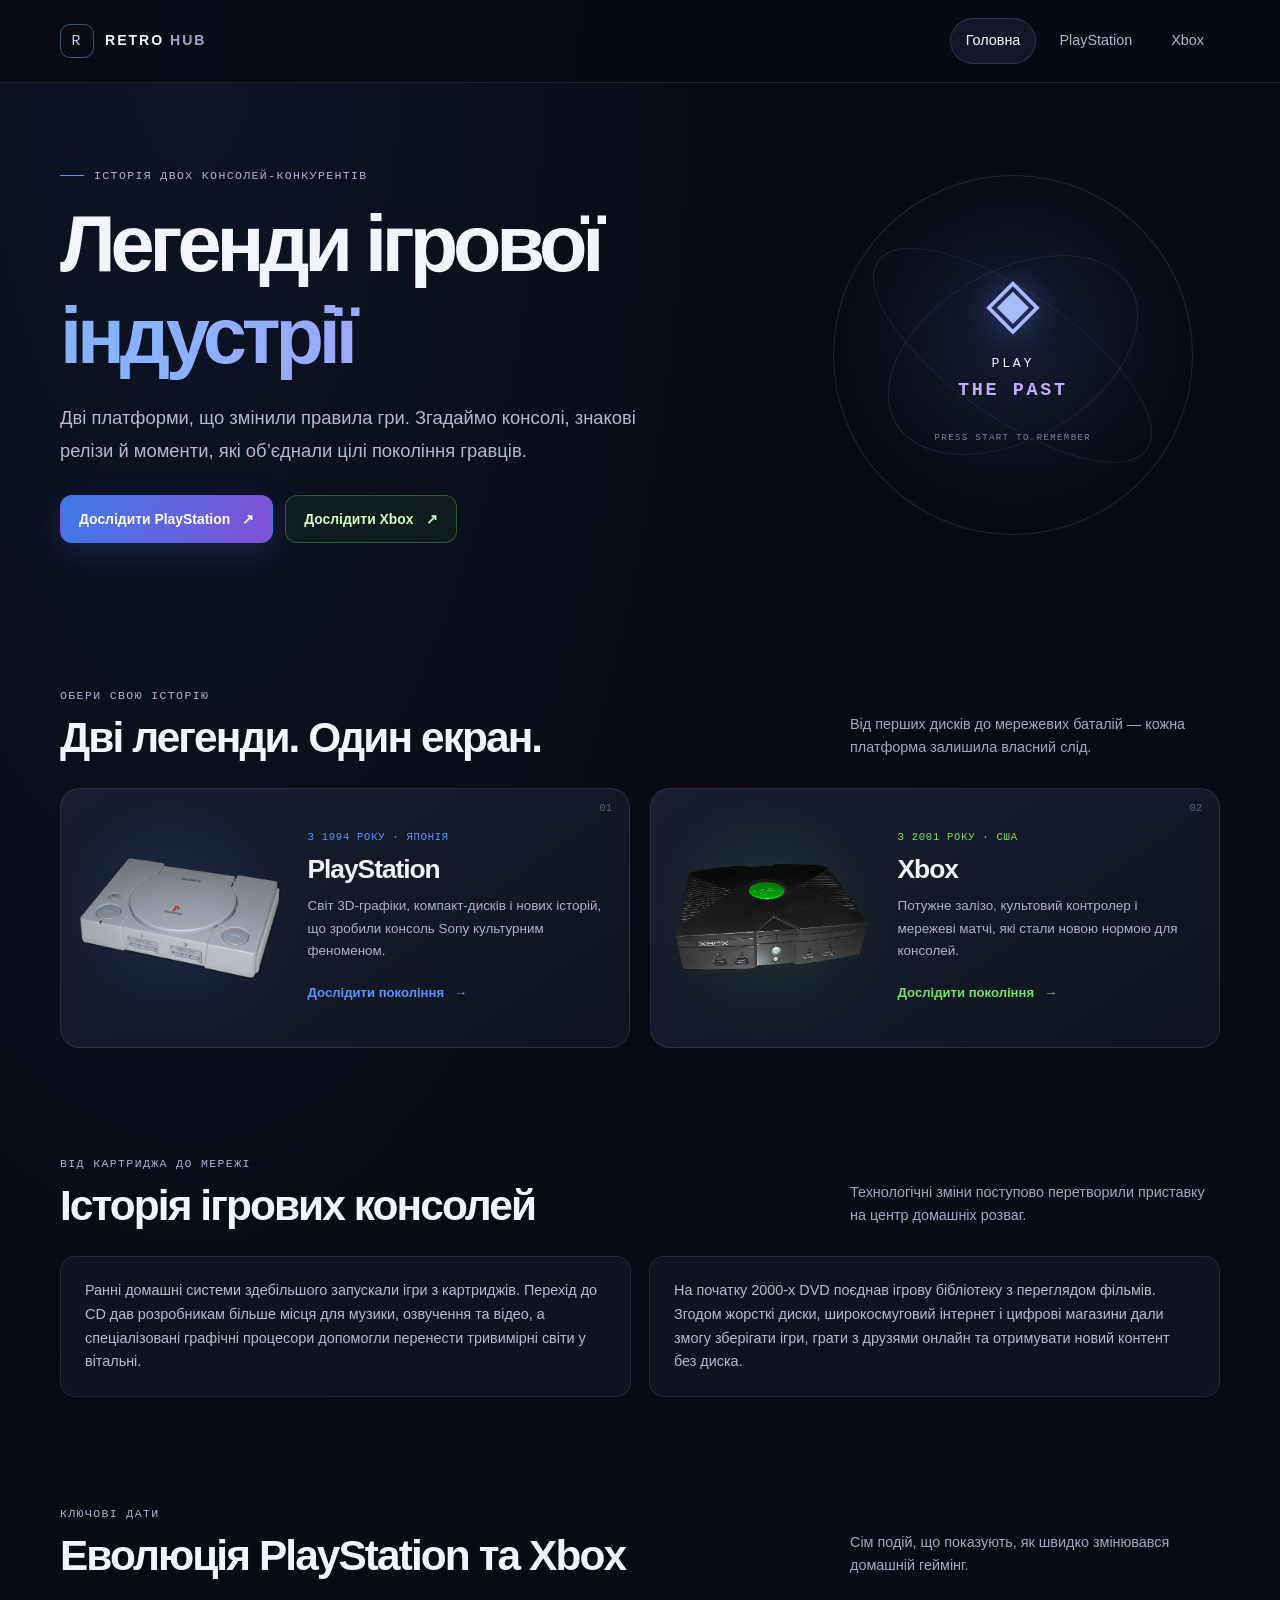
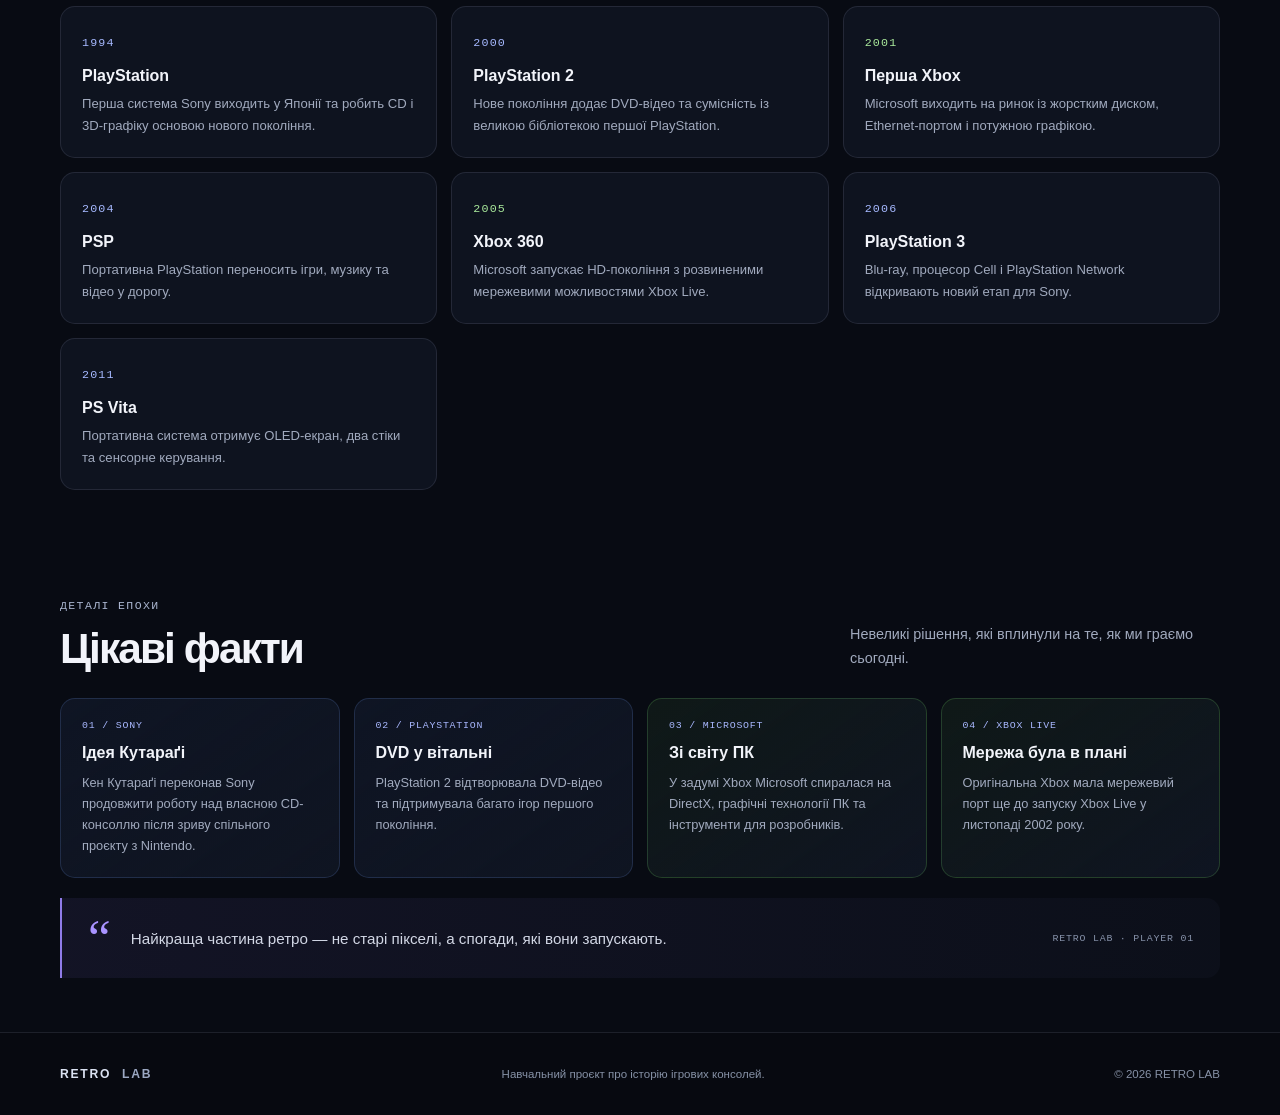
<file: index.html>
﻿<!DOCTYPE html>
<html lang="uk">
<head>
  <meta charset="UTF-8">
  <meta name="viewport" content="width=device-width, initial-scale=1.0">
  <meta name="description" content="RETRO HUB — історія та легендарні консолі PlayStation і Xbox.">
  <title>RETRO HUB — Історія конкурентів в світі доманього геймінгу</title>
  <link rel="stylesheet" href="style.css">
</head>
<body class="home-page">
  <a class="skip-link" href="#main-content">Перейти до вмісту</a>
  <header class="site-header">
    <nav class="site-nav container" aria-label="Головна навігація">
      <a class="brand" href="index.html" aria-label="RETRO HUB — головна"><span class="brand-mark">R</span><span>RETRO <b>HUB</b></span></a>
      <div class="nav-links">
        <a class="nav-link is-active" href="index.html" aria-current="page">Головна</a>
        <a class="nav-link" href="playstation.html">PlayStation</a>
        <a class="nav-link" href="xbox.html">Xbox</a>
      </div>
    </nav>
  </header>
  <main id="main-content">
    <section class="home-hero container" aria-labelledby="home-title"> 
      <div class="hero-copy">
        <p class="eyebrow"><span class="eyebrow-line"></span> Історія двох консолей-конкурентів</p>
        <h1 id="home-title">Легенди ігрової <span>індустрії</span></h1>
        <p class="hero-lead">Дві платформи, що змінили правила гри. Згадаймо консолі, знакові релізи й моменти, які об’єднали цілі покоління гравців.</p>
        <div class="hero-actions">
          <a class="button button-primary" href="playstation.html">Дослідити PlayStation <span aria-hidden="true">↗</span></a>
          <a class="button button-secondary" href="xbox.html">Дослідити Xbox <span aria-hidden="true">↗</span></a>
        </div>
      </div>
      <aside class="hero-stamp" aria-label="Дві легендарні платформи">
        <div class="orbit orbit-one"></div><div class="orbit orbit-two"></div>
        <span class="stamp-symbol" aria-hidden="true">◈</span>
        <p>PLAY<br><strong>THE PAST</strong></p>
        <span class="stamp-caption">PRESS START TO REMEMBER</span>
      </aside>
    </section>

    <section class="platforms-section container" aria-labelledby="platforms-title">
      <div class="section-heading">
        <div><p class="eyebrow">Обери свою історію</p><h2 id="platforms-title">Дві легенди. Один екран.</h2></div>
        <p class="section-intro">Від перших дисків до мережевих баталій — кожна платформа залишила власний слід.</p>
      </div>
      <div class="platform-grid">
        <article class="platform-card platform-playstation">
          <div class="platform-image"><img src="images/ps1.png" alt="Оригінальна консоль PlayStation"></div>
          <div class="platform-content">
            <p class="card-kicker">З 1994 року · Японія</p><h3>PlayStation</h3>
            <p>Світ 3D-графіки, компакт-дисків і нових історій, що зробили консоль Sony культурним феноменом.</p>
            <a class="text-link" href="playstation.html">Дослідити покоління <span aria-hidden="true">→</span></a>
          </div>
          <span class="platform-index" aria-hidden="true">01</span>
        </article>
        <article class="platform-card platform-xbox">
          <div class="platform-image"><img src="images/xbox original.png" alt="Оригінальна консоль Xbox"></div>
          <div class="platform-content">
            <p class="card-kicker">З 2001 року · США</p><h3>Xbox</h3>
            <p>Потужне залізо, культовий контролер і мережеві матчі, які стали новою нормою для консолей.</p>
            <a class="text-link" href="xbox.html">Дослідити покоління <span aria-hidden="true">→</span></a>
          </div>
          <span class="platform-index" aria-hidden="true">02</span>
        </article>
      </div>
    </section>

    <section class="history-section container" aria-labelledby="history-title">
      <div class="section-heading">
        <div><p class="eyebrow">Від картриджа до мережі</p><h2 id="history-title">Історія ігрових консолей</h2></div>
        <p class="section-intro">Технологічні зміни поступово перетворили приставку на центр домашніх розваг.</p>
      </div>
      <div class="history-prose">
        <p>Ранні домашні системи здебільшого запускали ігри з картриджів. Перехід до CD дав розробникам більше місця для музики, озвучення та відео, а спеціалізовані графічні процесори допомогли перенести тривимірні світи у вітальні.</p>
        <p>На початку 2000-х DVD поєднав ігрову бібліотеку з переглядом фільмів. Згодом жорсткі диски, широкосмуговий інтернет і цифрові магазини дали змогу зберігати ігри, грати з друзями онлайн та отримувати новий контент без диска.</p>
      </div>
    </section>

    <section class="evolution-section container" aria-labelledby="evolution-title">
      <div class="section-heading">
        <div><p class="eyebrow">Ключові дати</p><h2 id="evolution-title">Еволюція PlayStation та Xbox</h2></div>
        <p class="section-intro">Сім подій, що показують, як швидко змінювався домашній геймінг.</p>
      </div>
      <div class="timeline-grid">
        <article class="timeline-card"><span class="timeline-year">1994</span><h3>PlayStation</h3><p>Перша система Sony виходить у Японії та робить CD і 3D-графіку основою нового покоління.</p></article>
        <article class="timeline-card"><span class="timeline-year">2000</span><h3>PlayStation 2</h3><p>Нове покоління додає DVD-відео та сумісність із великою бібліотекою першої PlayStation.</p></article>
        <article class="timeline-card timeline-xbox"><span class="timeline-year">2001</span><h3>Перша Xbox</h3><p>Microsoft виходить на ринок із жорстким диском, Ethernet-портом і потужною графікою.</p></article>
        <article class="timeline-card"><span class="timeline-year">2004</span><h3>PSP</h3><p>Портативна PlayStation переносить ігри, музику та відео у дорогу.</p></article>
        <article class="timeline-card timeline-xbox"><span class="timeline-year">2005</span><h3>Xbox 360</h3><p>Microsoft запускає HD-покоління з розвиненими мережевими можливостями Xbox Live.</p></article>
        <article class="timeline-card"><span class="timeline-year">2006</span><h3>PlayStation 3</h3><p>Blu-ray, процесор Cell і PlayStation Network відкривають новий етап для Sony.</p></article>
        <article class="timeline-card"><span class="timeline-year">2011</span><h3>PS Vita</h3><p>Портативна система отримує OLED-екран, два стіки та сенсорне керування.</p></article>
      </div>
    </section>

    <section class="facts-section container" aria-labelledby="facts-title">
      <div class="section-heading">
        <div><p class="eyebrow">Деталі епохи</p><h2 id="facts-title">Цікаві факти</h2></div>
        <p class="section-intro">Невеликі рішення, які вплинули на те, як ми граємо сьогодні.</p>
      </div>
      <div class="fact-grid">
        <article class="fact-card"><span class="fact-number">01 / SONY</span><h3>Ідея Кутараґі</h3><p>Кен Кутараґі переконав Sony продовжити роботу над власною CD-консоллю після зриву спільного проєкту з Nintendo.</p></article>
        <article class="fact-card"><span class="fact-number">02 / PLAYSTATION</span><h3>DVD у вітальні</h3><p>PlayStation 2 відтворювала DVD-відео та підтримувала багато ігор першого покоління.</p></article>
        <article class="fact-card fact-xbox"><span class="fact-number">03 / MICROSOFT</span><h3>Зі світу ПК</h3><p>У задумі Xbox Microsoft спиралася на DirectX, графічні технології ПК та інструменти для розробників.</p></article>
        <article class="fact-card fact-xbox"><span class="fact-number">04 / XBOX LIVE</span><h3>Мережа була в плані</h3><p>Оригінальна Xbox мала мережевий порт ще до запуску Xbox Live у листопаді 2002 року.</p></article>
      </div>
      <div class="home-quote"><span class="quote-mark" aria-hidden="true">“</span><p>Найкраща частина ретро — не старі пікселі, а спогади, які вони запускають.</p><span class="quote-tag">RETRO LAB · PLAYER 01</span></div>
    </section>
  </main>
  <footer class="site-footer">
    <div class="container footer-inner"><a class="footer-brand" href="index.html">RETRO <b>LAB</b></a><p>Навчальний проєкт про історію ігрових консолей.</p><span>© 2026 RETRO LAB</span></div>
  </footer>
</body>
</html>
</file>
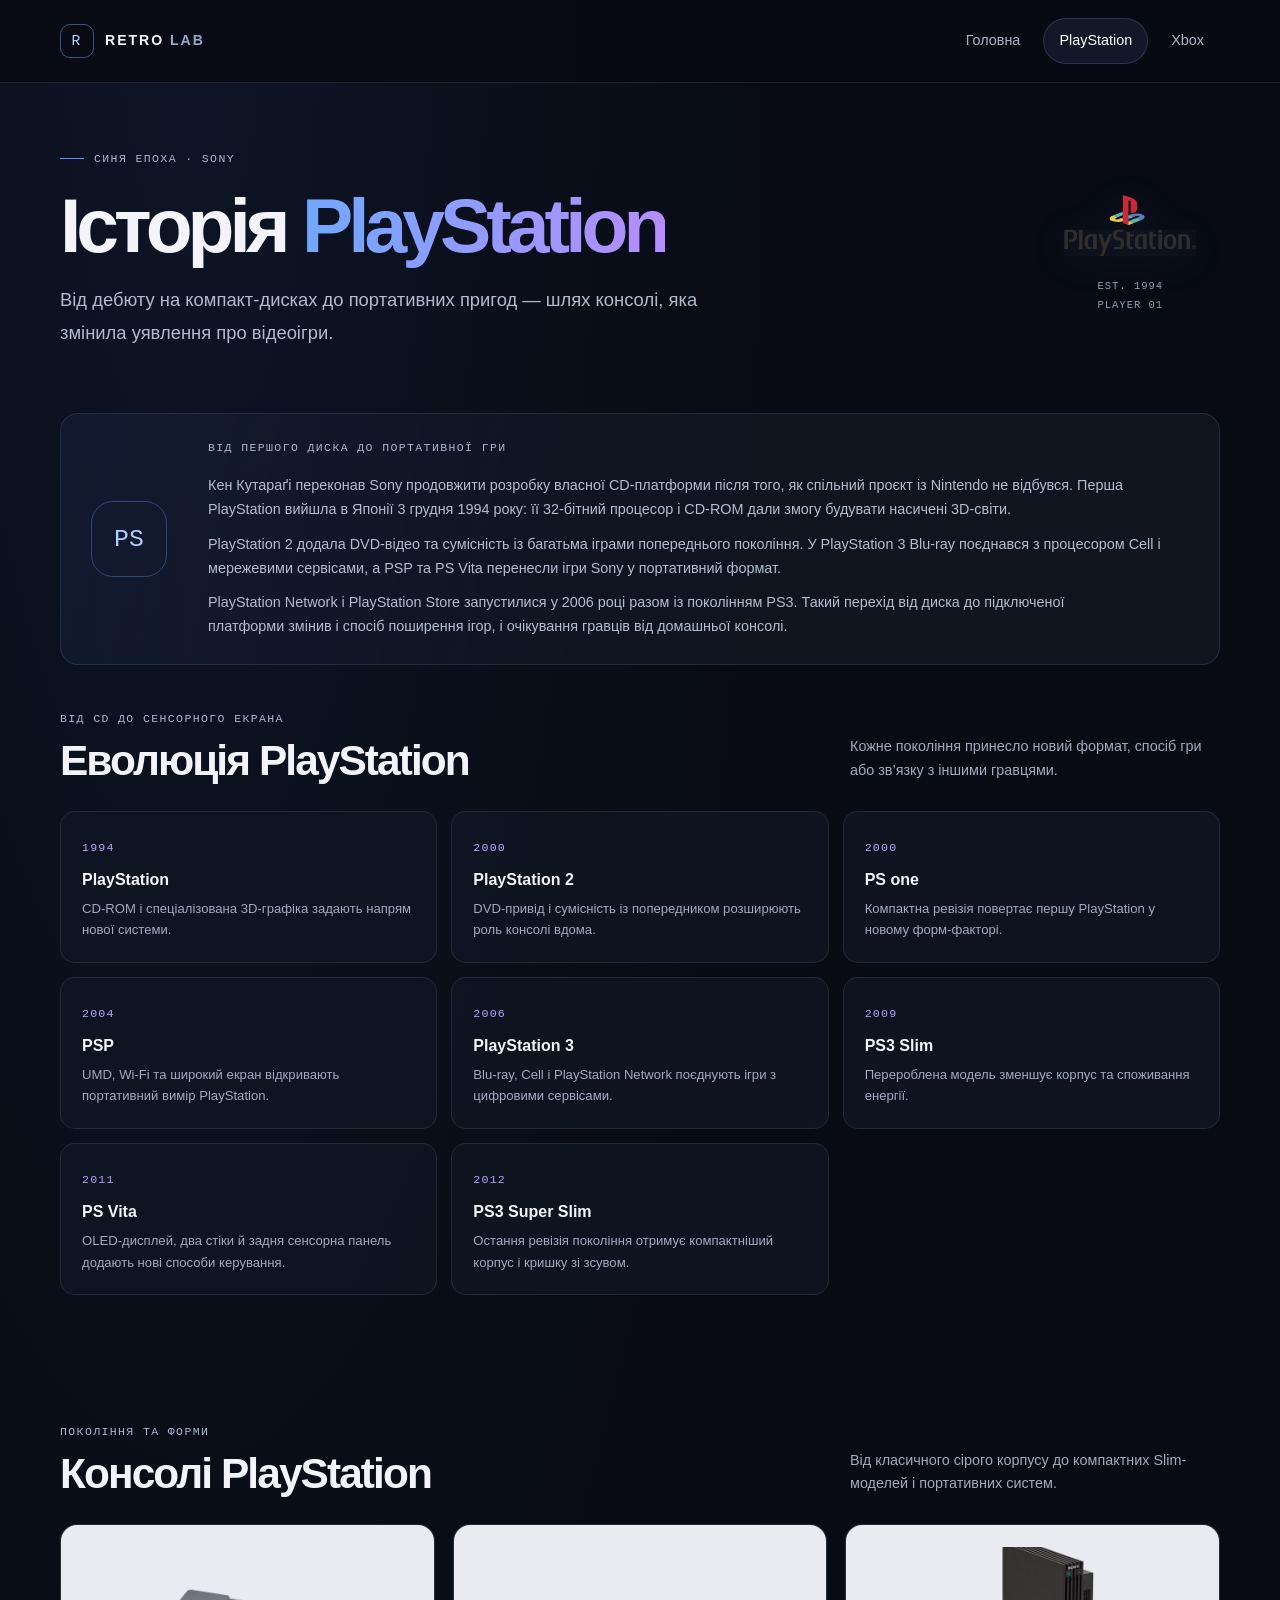
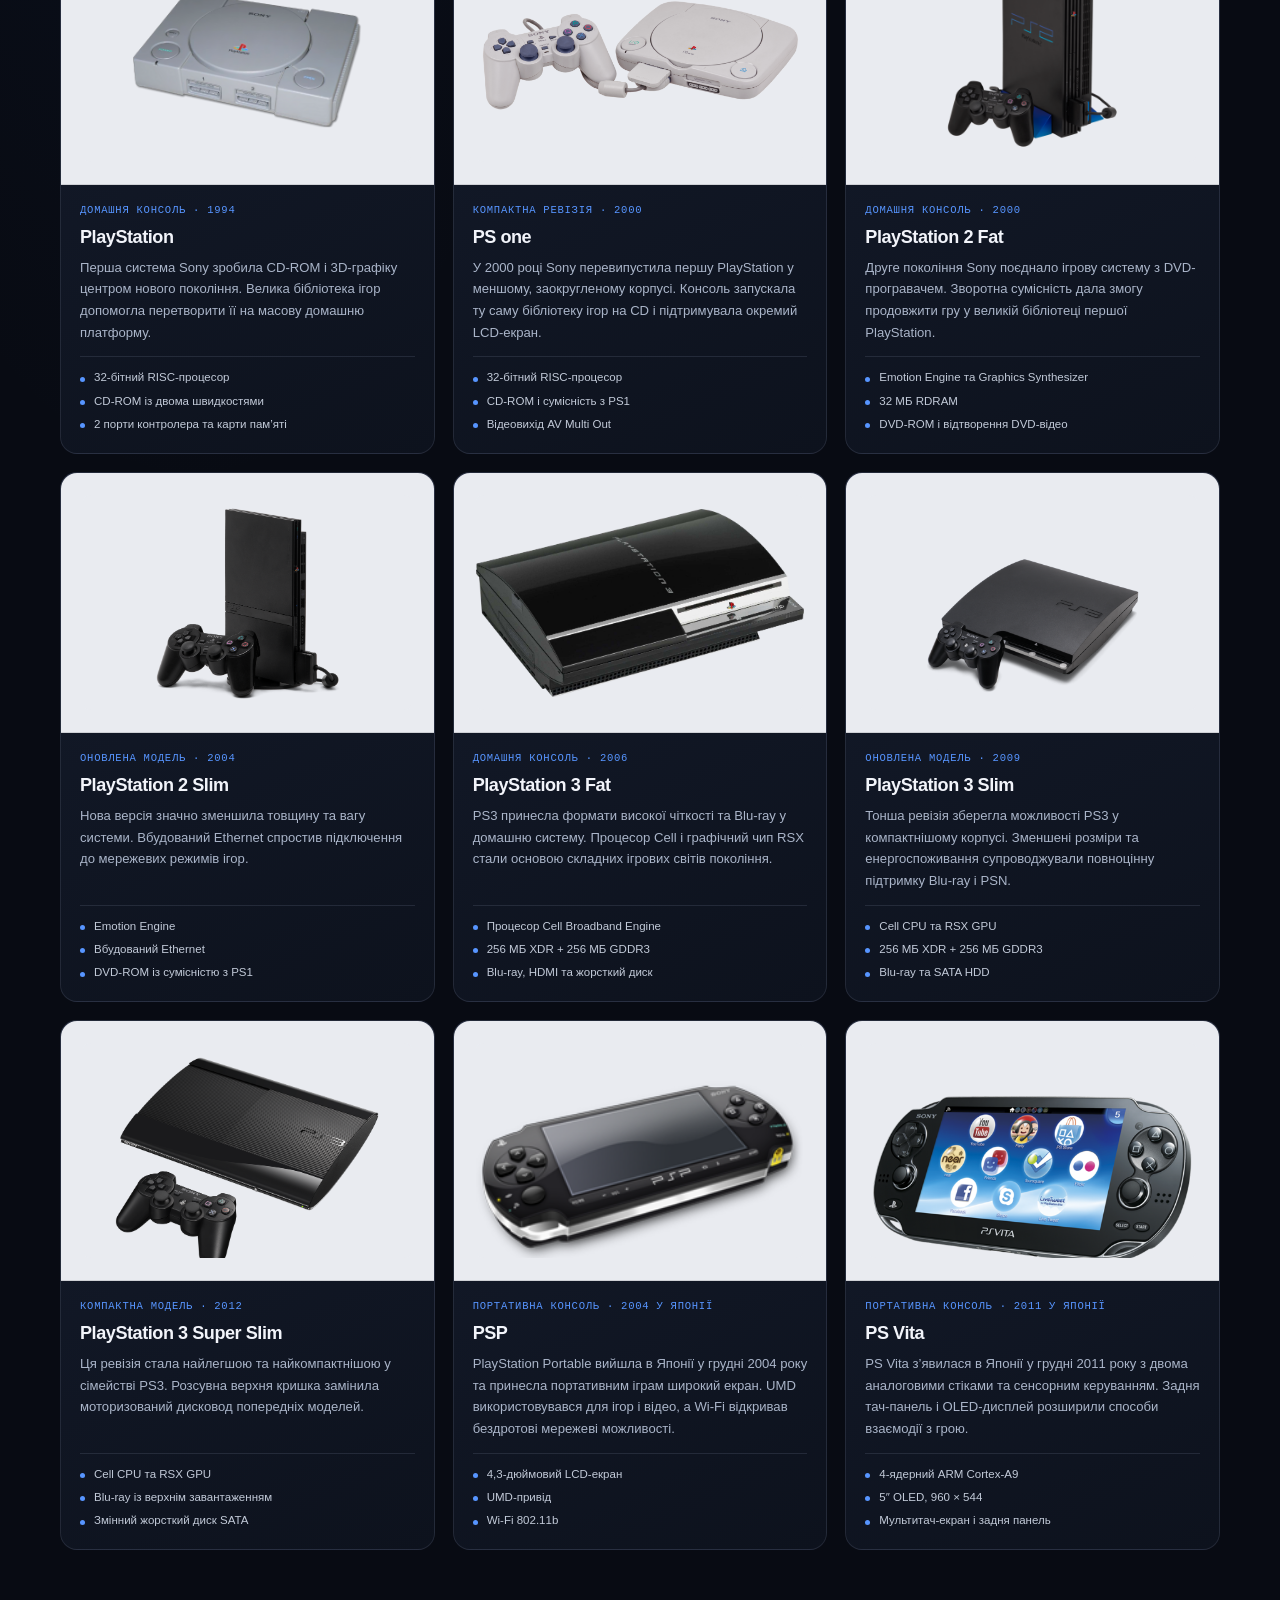
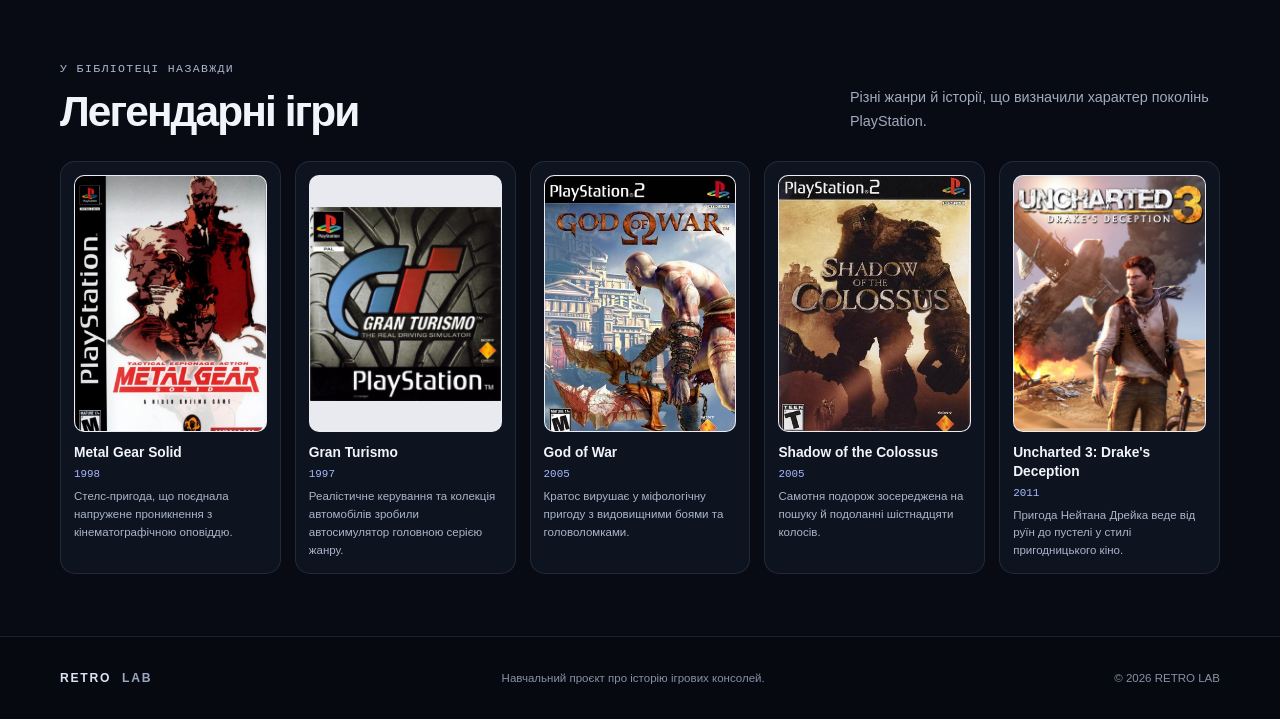
<file: playstation.html>
<!DOCTYPE html>
<html lang="uk">
<head>
  <meta charset="UTF-8">
  <meta name="viewport" content="width=device-width, initial-scale=1.0">
  <meta name="description" content="Історія PlayStation, її домашніх і портативних консолей та легендарних ігор.">
  <title>Історія PlayStation — RETRO LAB</title>
  <link rel="stylesheet" href="style.css">
</head>
<body class="ps-page">
  <a class="skip-link" href="#main-content">Перейти до вмісту</a>
  <header class="site-header">
    <nav class="site-nav container" aria-label="Головна навігація">
      <a class="brand" href="index.html" aria-label="RETRO LAB — головна"><span class="brand-mark">R</span><span>RETRO <b>LAB</b></span></a>
      <div class="nav-links">
        <a class="nav-link" href="index.html">Головна</a>
        <a class="nav-link is-active" href="playstation.html" aria-current="page">PlayStation</a>
        <a class="nav-link" href="xbox.html">Xbox</a>
      </div>
    </nav>
  </header>

  <main id="main-content">
    <section class="page-hero container" aria-labelledby="page-title">
      <div class="page-hero-copy">
        <p class="eyebrow"><span class="eyebrow-line"></span> Синя епоха · Sony</p>
        <h1 id="page-title">Історія <span>PlayStation</span></h1>
        <p class="hero-lead">Від дебюту на компакт-дисках до портативних пригод — шлях консолі, яка змінила уявлення про відеоігри.</p>
      </div>
      <div class="page-hero-aside"><img class="platform-logo" src="images/PlayStation Logo.png" alt="Логотип PlayStation"><span>EST. 1994<br>PLAYER 01</span></div>
    </section>

    <section class="history-band container" aria-labelledby="ps-history-title">
      <div class="history-mark" aria-hidden="true">PS</div>
      <div class="history-copy">
        <p class="eyebrow">Від першого диска до портативної гри</p>
        <h2 id="ps-history-title" class="visually-hidden">Коротка історія PlayStation</h2>
        <p>Кен Кутараґі переконав Sony продовжити розробку власної CD-платформи після того, як спільний проєкт із Nintendo не відбувся. Перша PlayStation вийшла в Японії 3 грудня 1994 року: її 32-бітний процесор і CD-ROM дали змогу будувати насичені 3D-світи.</p>
        <p>PlayStation 2 додала DVD-відео та сумісність із багатьма іграми попереднього покоління. У PlayStation 3 Blu-ray поєднався з процесором Cell і мережевими сервісами, а PSP та PS Vita перенесли ігри Sony у портативний формат.</p>
        <p>PlayStation Network і PlayStation Store запустилися у 2006 році разом із поколінням PS3. Такий перехід від диска до підключеної платформи змінив і спосіб поширення ігор, і очікування гравців від домашньої консолі.</p>
      </div>
    </section>

    <section class="timeline-section container" aria-labelledby="ps-timeline-title">
      <div class="section-heading">
        <div><p class="eyebrow">Від CD до сенсорного екрана</p><h2 id="ps-timeline-title">Еволюція PlayStation</h2></div>
        <p class="section-intro">Кожне покоління принесло новий формат, спосіб гри або зв’язку з іншими гравцями.</p>
      </div>
      <div class="timeline-grid ps-timeline">
        <article class="timeline-card"><span class="timeline-year">1994</span><h3>PlayStation</h3><p>CD-ROM і спеціалізована 3D-графіка задають напрям нової системи.</p></article>
        <article class="timeline-card"><span class="timeline-year">2000</span><h3>PlayStation 2</h3><p>DVD-привід і сумісність із попередником розширюють роль консолі вдома.</p></article>
        <article class="timeline-card"><span class="timeline-year">2000</span><h3>PS one</h3><p>Компактна ревізія повертає першу PlayStation у новому форм-факторі.</p></article>
        <article class="timeline-card"><span class="timeline-year">2004</span><h3>PSP</h3><p>UMD, Wi-Fi та широкий екран відкривають портативний вимір PlayStation.</p></article>
        <article class="timeline-card"><span class="timeline-year">2006</span><h3>PlayStation 3</h3><p>Blu-ray, Cell і PlayStation Network поєднують ігри з цифровими сервісами.</p></article>
        <article class="timeline-card"><span class="timeline-year">2009</span><h3>PS3 Slim</h3><p>Перероблена модель зменшує корпус та споживання енергії.</p></article>
        <article class="timeline-card"><span class="timeline-year">2011</span><h3>PS Vita</h3><p>OLED-дисплей, два стіки й задня сенсорна панель додають нові способи керування.</p></article>
        <article class="timeline-card"><span class="timeline-year">2012</span><h3>PS3 Super Slim</h3><p>Остання ревізія покоління отримує компактніший корпус і кришку зі зсувом.</p></article>
      </div>
    </section>

    <section class="catalog-section container" aria-labelledby="catalog-title">
      <div class="section-heading">
        <div><p class="eyebrow">Покоління та форми</p><h2 id="catalog-title">Консолі PlayStation</h2></div>
        <p class="section-intro">Від класичного сірого корпусу до компактних Slim-моделей і портативних систем.</p>
      </div>
      <div class="console-grid ps-grid">
        <article class="console-card console--ps1">
          <div class="console-image"><a class="console-photo-link" href="images/ps1.png" target="_blank" rel="noopener noreferrer" aria-label="Відкрити оригінальне фото PlayStation"><img class="console-photo" src="images/ps1.png" alt="Оригінальна сіра консоль PlayStation"></a></div>
          <div class="console-content"><p class="card-kicker">Домашня консоль · 1994</p><h3>PlayStation</h3><p class="console-description">Перша система Sony зробила CD-ROM і 3D-графіку центром нового покоління. Велика бібліотека ігор допомогла перетворити її на масову домашню платформу.</p><ul class="spec-list" aria-label="Характеристики PlayStation"><li>32-бітний RISC-процесор</li><li>CD-ROM із двома швидкостями</li><li>2 порти контролера та карти пам’яті</li></ul></div>
        </article>
        <article class="console-card console--ps-one">
          <div class="console-image"><a class="console-photo-link" href="images/ps one.png" target="_blank" rel="noopener noreferrer" aria-label="Відкрити оригінальне фото PS one"><img class="console-photo" src="images/ps one.png" alt="Компактна біла консоль PS one"></a></div>
          <div class="console-content"><p class="card-kicker">Компактна ревізія · 2000</p><h3>PS one</h3><p class="console-description">У 2000 році Sony перевипустила першу PlayStation у меншому, заокругленому корпусі. Консоль запускала ту саму бібліотеку ігор на CD і підтримувала окремий LCD-екран.</p><ul class="spec-list" aria-label="Характеристики PS one"><li>32-бітний RISC-процесор</li><li>CD-ROM і сумісність з PS1</li><li>Відеовихід AV Multi Out</li></ul></div>
        </article>
        <article class="console-card console--ps2-fat">
          <div class="console-image"><a class="console-photo-link" href="images/ps2 fat.png" target="_blank" rel="noopener noreferrer" aria-label="Відкрити оригінальне фото PlayStation 2 Fat"><img class="console-photo" src="images/ps2 fat.png" alt="PlayStation 2 Fat чорного кольору з контролером"></a></div>
          <div class="console-content"><p class="card-kicker">Домашня консоль · 2000</p><h3>PlayStation 2 Fat</h3><p class="console-description">Друге покоління Sony поєднало ігрову систему з DVD-програвачем. Зворотна сумісність дала змогу продовжити гру у великій бібліотеці першої PlayStation.</p><ul class="spec-list" aria-label="Характеристики PlayStation 2 Fat"><li>Emotion Engine та Graphics Synthesizer</li><li>32 МБ RDRAM</li><li>DVD-ROM і відтворення DVD-відео</li></ul></div>
        </article>
        <article class="console-card console--ps2-slim">
          <div class="console-image"><a class="console-photo-link" href="images/ps2 slim.png" target="_blank" rel="noopener noreferrer" aria-label="Відкрити оригінальне фото PlayStation 2 Slim"><img class="console-photo" src="images/ps2 slim.png" alt="Тонка чорна консоль PlayStation 2 Slim"></a></div>
          <div class="console-content"><p class="card-kicker">Оновлена модель · 2004</p><h3>PlayStation 2 Slim</h3><p class="console-description">Нова версія значно зменшила товщину та вагу системи. Вбудований Ethernet спростив підключення до мережевих режимів ігор.</p><ul class="spec-list" aria-label="Характеристики PlayStation 2 Slim"><li>Emotion Engine</li><li>Вбудований Ethernet</li><li>DVD-ROM із сумісністю з PS1</li></ul></div>
        </article>
        <article class="console-card console--ps3-fat">
          <div class="console-image"><a class="console-photo-link" href="images/ps3 fat.png" target="_blank" rel="noopener noreferrer" aria-label="Відкрити оригінальне фото PlayStation 3 Fat"><img class="console-photo" src="images/ps3 fat.png" alt="Перша велика модель PlayStation 3 Fat"></a></div>
          <div class="console-content"><p class="card-kicker">Домашня консоль · 2006</p><h3>PlayStation 3 Fat</h3><p class="console-description">PS3 принесла формати високої чіткості та Blu-ray у домашню систему. Процесор Cell і графічний чип RSX стали основою складних ігрових світів покоління.</p><ul class="spec-list" aria-label="Характеристики PlayStation 3 Fat"><li>Процесор Cell Broadband Engine</li><li>256 МБ XDR + 256 МБ GDDR3</li><li>Blu-ray, HDMI та жорсткий диск</li></ul></div>
        </article>
        <article class="console-card console--ps3-slim">
          <div class="console-image"><a class="console-photo-link" href="images/ps3 slim.png" target="_blank" rel="noopener noreferrer" aria-label="Відкрити оригінальне фото PlayStation 3 Slim"><img class="console-photo" src="images/ps3 slim.png" alt="Тонка чорна консоль PlayStation 3 Slim"></a></div>
          <div class="console-content"><p class="card-kicker">Оновлена модель · 2009</p><h3>PlayStation 3 Slim</h3><p class="console-description">Тонша ревізія зберегла можливості PS3 у компактнішому корпусі. Зменшені розміри та енергоспоживання супроводжували повноцінну підтримку Blu-ray і PSN.</p><ul class="spec-list" aria-label="Характеристики PlayStation 3 Slim"><li>Cell CPU та RSX GPU</li><li>256 МБ XDR + 256 МБ GDDR3</li><li>Blu-ray та SATA HDD</li></ul></div>
        </article>
        <article class="console-card console--ps3-super-slim">
          <div class="console-image"><a class="console-photo-link" href="images/ps3 super slim.png" target="_blank" rel="noopener noreferrer" aria-label="Відкрити оригінальне фото PlayStation 3 Super Slim"><img class="console-photo" src="images/ps3 super slim.png" alt="Компактна консоль PlayStation 3 Super Slim"></a></div>
          <div class="console-content"><p class="card-kicker">Компактна модель · 2012</p><h3>PlayStation 3 Super Slim</h3><p class="console-description">Ця ревізія стала найлегшою та найкомпактнішою у сімействі PS3. Розсувна верхня кришка замінила моторизований дисковод попередніх моделей.</p><ul class="spec-list" aria-label="Характеристики PlayStation 3 Super Slim"><li>Cell CPU та RSX GPU</li><li>Blu-ray із верхнім завантаженням</li><li>Змінний жорсткий диск SATA</li></ul></div>
        </article>
        <article class="console-card console--psp">
          <div class="console-image"><a class="console-photo-link" href="images/psp.png" target="_blank" rel="noopener noreferrer" aria-label="Відкрити оригінальне фото PSP"><img class="console-photo" src="images/psp.png" alt="Портативна ігрова консоль Sony PSP"></a></div>
          <div class="console-content"><p class="card-kicker">Портативна консоль · 2004 у Японії</p><h3>PSP</h3><p class="console-description">PlayStation Portable вийшла в Японії у грудні 2004 року та принесла портативним іграм широкий екран. UMD використовувався для ігор і відео, а Wi-Fi відкривав бездротові мережеві можливості.</p><ul class="spec-list" aria-label="Характеристики PSP"><li>4,3-дюймовий LCD-екран</li><li>UMD-привід</li><li>Wi-Fi 802.11b</li></ul></div>
        </article>
        <article class="console-card console--ps-vita">
          <div class="console-image"><a class="console-photo-link" href="images/ps vita.png" target="_blank" rel="noopener noreferrer" aria-label="Відкрити оригінальне фото PS Vita"><img class="console-photo" src="images/ps vita.png" alt="Портативна консоль PlayStation Vita"></a></div>
          <div class="console-content"><p class="card-kicker">Портативна консоль · 2011 у Японії</p><h3>PS Vita</h3><p class="console-description">PS Vita з’явилася в Японії у грудні 2011 року з двома аналоговими стіками та сенсорним керуванням. Задня тач-панель і OLED-дисплей розширили способи взаємодії з грою.</p><ul class="spec-list" aria-label="Характеристики PS Vita"><li>4-ядерний ARM Cortex-A9</li><li>5″ OLED, 960 × 544</li><li>Мультитач-екран і задня панель</li></ul></div>
        </article>
      </div>
    </section>

    <section class="games-section container" aria-labelledby="games-title">
      <div class="section-heading">
        <div><p class="eyebrow">У бібліотеці назавжди</p><h2 id="games-title">Легендарні ігри</h2></div>
        <p class="section-intro">Різні жанри й історії, що визначили характер поколінь PlayStation.</p>
      </div>
      <div class="game-list">
        <article class="game-card"><div class="game-cover"><img class="game-photo" src="images/MetalGearSolid(1998)4.jpg" alt="Обкладинка гри Metal Gear Solid"></div><h3>Metal Gear Solid</h3><p class="game-year">1998</p><p class="game-note">Стелс-пригода, що поєднала напружене проникнення з кінематографічною оповіддю.</p></article>
        <article class="game-card"><div class="game-cover"><img class="game-photo" src="images/GranTurismo(1997).jpg" alt="Обкладинка гри Gran Turismo"></div><h3>Gran Turismo</h3><p class="game-year">1997</p><p class="game-note">Реалістичне керування та колекція автомобілів зробили автосимулятор головною серією жанру.</p></article>
        <article class="game-card"><div class="game-cover"><img class="game-photo" src="images/GodOfWar(2005).jpg" alt="Обкладинка гри God of War"></div><h3>God of War</h3><p class="game-year">2005</p><p class="game-note">Кратос вирушає у міфологічну пригоду з видовищними боями та головоломками.</p></article>
        <article class="game-card"><div class="game-cover"><img class="game-photo" src="images/ShadowOfTheColossus(2005).jpg" alt="Обкладинка гри Shadow of the Colossus"></div><h3>Shadow of the Colossus</h3><p class="game-year">2005</p><p class="game-note">Самотня подорож зосереджена на пошуку й подоланні шістнадцяти колосів.</p></article>
        <article class="game-card"><div class="game-cover"><img class="game-photo" src="images/Uncharted3DrakesDeception(2011).jpg" alt="Обкладинка гри Uncharted 3: Drake's Deception"></div><h3>Uncharted 3: Drake's Deception</h3><p class="game-year">2011</p><p class="game-note">Пригода Нейтана Дрейка веде від руїн до пустелі у стилі пригодницького кіно.</p></article>
      </div>
    </section>
  </main>

  <footer class="site-footer">
    <div class="container footer-inner"><a class="footer-brand" href="index.html">RETRO <b>LAB</b></a><p>Навчальний проєкт про історію ігрових консолей.</p><span>© 2026 RETRO LAB</span></div>
  </footer>
</body>
</html>
</file>
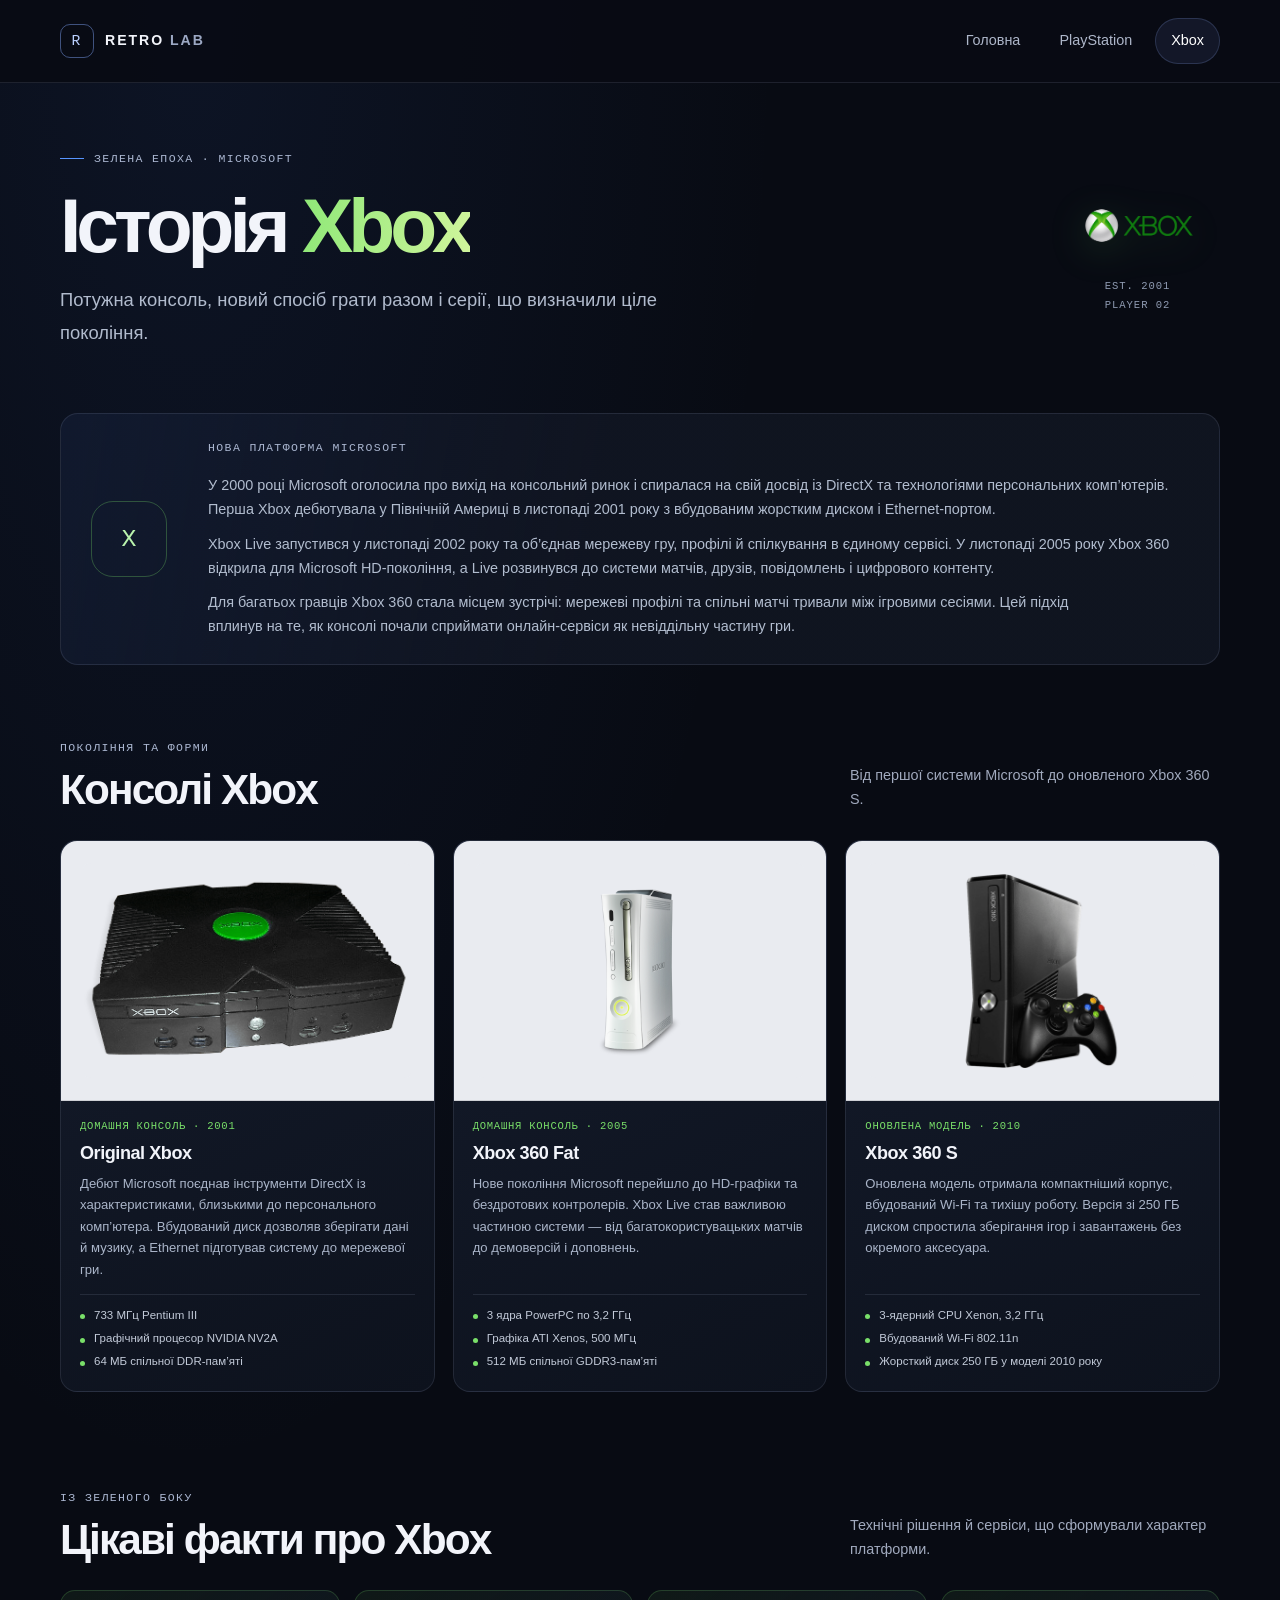
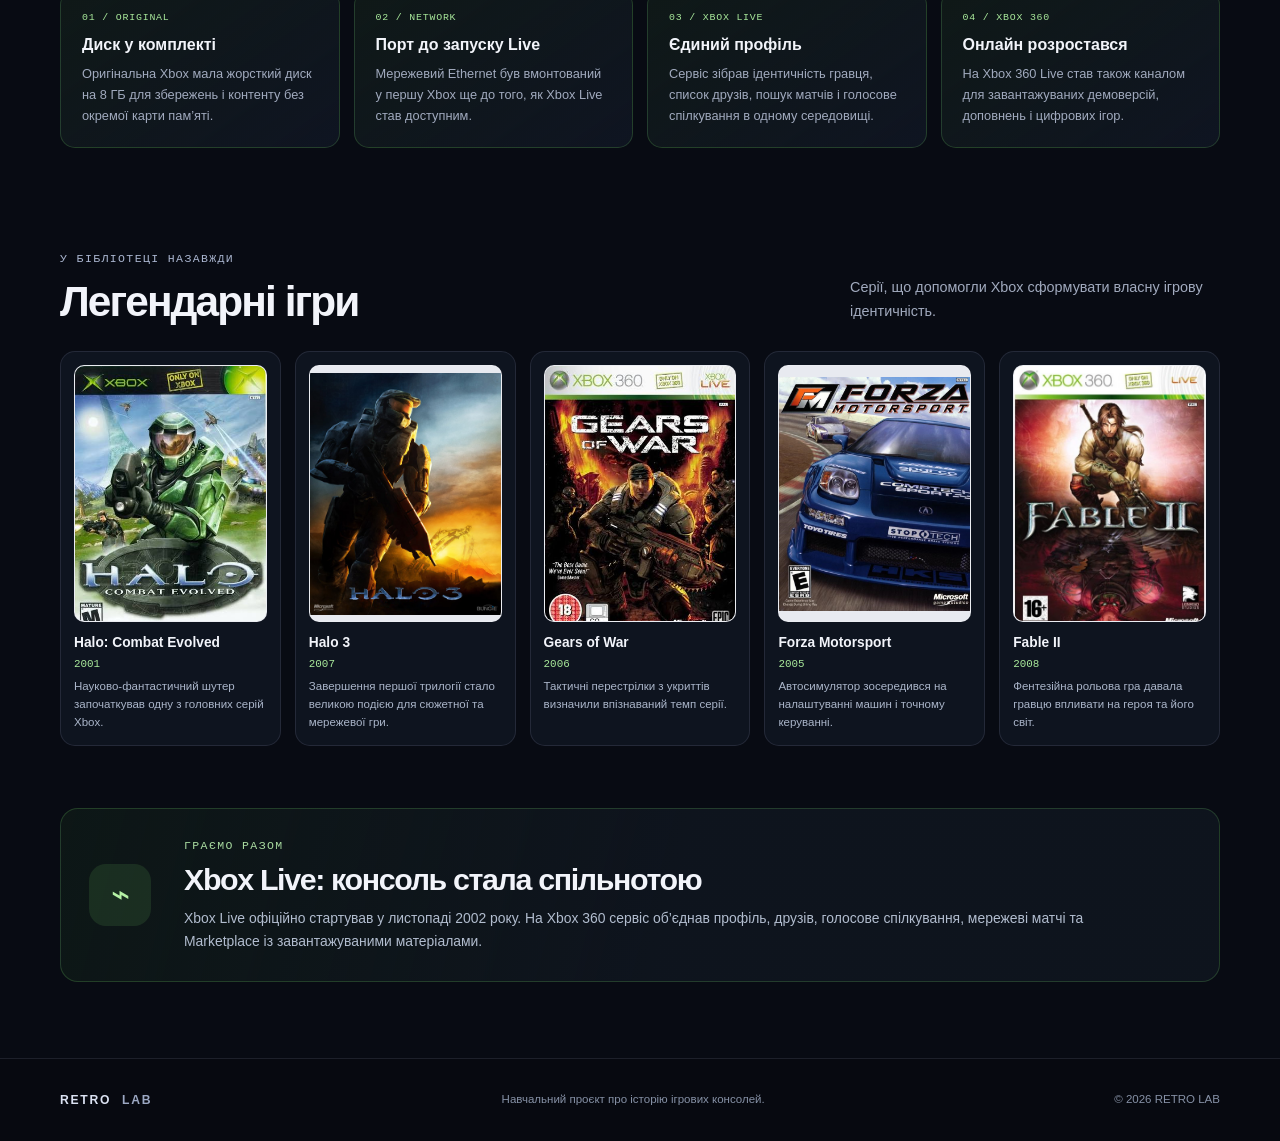
<file: xbox.html>
<!DOCTYPE html>
<html lang="uk">
<head>
  <meta charset="UTF-8">
  <meta name="viewport" content="width=device-width, initial-scale=1.0">
  <meta name="description" content="Історія Xbox, Xbox 360, Xbox Live та культових ігор Microsoft.">
  <title>Історія Xbox — RETRO LAB</title>
  <link rel="stylesheet" href="style.css">
</head>
<body class="xbox-page">
  <a class="skip-link" href="#main-content">Перейти до вмісту</a>
  <header class="site-header">
    <nav class="site-nav container" aria-label="Головна навігація">
      <a class="brand" href="index.html" aria-label="RETRO LAB — головна"><span class="brand-mark">R</span><span>RETRO <b>LAB</b></span></a>
      <div class="nav-links">
        <a class="nav-link" href="index.html">Головна</a>
        <a class="nav-link" href="playstation.html">PlayStation</a>
        <a class="nav-link is-active" href="xbox.html" aria-current="page">Xbox</a>
      </div>
    </nav>
  </header>
  <main id="main-content">
    <section class="page-hero container" aria-labelledby="page-title">
      <div class="page-hero-copy">
        <p class="eyebrow"><span class="eyebrow-line"></span> Зелена епоха · Microsoft</p>
        <h1 id="page-title">Історія <span>Xbox</span></h1>
        <p class="hero-lead">Потужна консоль, новий спосіб грати разом і серії, що визначили ціле покоління.</p>
      </div>
      <div class="page-hero-aside xbox-aside"><img class="platform-logo" src="images/Xbox Logo.png" alt="Логотип Xbox"><span>EST. 2001<br>PLAYER 02</span></div>
    </section>

    <section class="history-band container" aria-labelledby="xbox-history-title">
      <div class="history-mark xbox-mark" aria-hidden="true">X</div>
      <div class="history-copy">
        <p class="eyebrow">Нова платформа Microsoft</p>
        <h2 id="xbox-history-title" class="visually-hidden">Коротка історія Xbox</h2>
        <p>У 2000 році Microsoft оголосила про вихід на консольний ринок і спиралася на свій досвід із DirectX та технологіями персональних комп’ютерів. Перша Xbox дебютувала у Північній Америці в листопаді 2001 року з вбудованим жорстким диском і Ethernet-портом.</p>
        <p>Xbox Live запустився у листопаді 2002 року та об’єднав мережеву гру, профілі й спілкування в єдиному сервісі. У листопаді 2005 року Xbox 360 відкрила для Microsoft HD-покоління, а Live розвинувся до системи матчів, друзів, повідомлень і цифрового контенту.</p>
        <p>Для багатьох гравців Xbox 360 стала місцем зустрічі: мережеві профілі та спільні матчі тривали між ігровими сесіями. Цей підхід вплинув на те, як консолі почали сприймати онлайн-сервіси як невіддільну частину гри.</p>
      </div>
    </section>

    <section class="catalog-section container" aria-labelledby="catalog-title">
      <div class="section-heading">
        <div><p class="eyebrow">Покоління та форми</p><h2 id="catalog-title">Консолі Xbox</h2></div>
        <p class="section-intro">Від першої системи Microsoft до оновленого Xbox 360 S.</p>
      </div>
      <div class="console-grid xbox-grid">
        <article class="console-card console--xbox-original">
          <div class="console-image"><a class="console-photo-link" href="images/xbox original.png" target="_blank" rel="noopener noreferrer" aria-label="Відкрити оригінальне фото Xbox"><img class="console-photo" src="images/xbox original.png" alt="Оригінальна велика консоль Xbox чорного кольору"></a></div>
          <div class="console-content"><p class="card-kicker">Домашня консоль · 2001</p><h3>Original Xbox</h3><p class="console-description">Дебют Microsoft поєднав інструменти DirectX із характеристиками, близькими до персонального комп’ютера. Вбудований диск дозволяв зберігати дані й музику, а Ethernet підготував систему до мережевої гри.</p><ul class="spec-list" aria-label="Характеристики Original Xbox"><li>733 МГц Pentium III</li><li>Графічний процесор NVIDIA NV2A</li><li>64 МБ спільної DDR-пам’яті</li></ul></div>
        </article>
        <article class="console-card console--xbox-360-fat">
          <div class="console-image"><a class="console-photo-link" href="images/xbox 360 fat.png" target="_blank" rel="noopener noreferrer" aria-label="Відкрити оригінальне фото Xbox 360 Fat"><img class="console-photo" src="images/xbox 360 fat.png" alt="Перша модель Xbox 360 білого кольору"></a></div>
          <div class="console-content"><p class="card-kicker">Домашня консоль · 2005</p><h3>Xbox 360 Fat</h3><p class="console-description">Нове покоління Microsoft перейшло до HD-графіки та бездротових контролерів. Xbox Live став важливою частиною системи — від багатокористувацьких матчів до демоверсій і доповнень.</p><ul class="spec-list" aria-label="Характеристики Xbox 360 Fat"><li>3 ядра PowerPC по 3,2 ГГц</li><li>Графіка ATI Xenos, 500 МГц</li><li>512 МБ спільної GDDR3-пам’яті</li></ul></div>
        </article>
        <article class="console-card console--xbox-360">
          <div class="console-image"><a class="console-photo-link" href="images/xbox 360.png" target="_blank" rel="noopener noreferrer" aria-label="Відкрити оригінальне фото Xbox 360 S"><img class="console-photo" src="images/xbox 360.png" alt="Чорна консоль Xbox 360 S із бездротовим контролером"></a></div>
          <div class="console-content"><p class="card-kicker">Оновлена модель · 2010</p><h3>Xbox 360 S</h3><p class="console-description">Оновлена модель отримала компактніший корпус, вбудований Wi-Fi та тихішу роботу. Версія зі 250 ГБ диском спростила зберігання ігор і завантажень без окремого аксесуара.</p><ul class="spec-list" aria-label="Характеристики Xbox 360 S"><li>3-ядерний CPU Xenon, 3,2 ГГц</li><li>Вбудований Wi-Fi 802.11n</li><li>Жорсткий диск 250 ГБ у моделі 2010 року</li></ul></div>
        </article>
      </div>
    </section>

    <section class="facts-section container xbox-facts" aria-labelledby="xbox-facts-title">
      <div class="section-heading">
        <div><p class="eyebrow">Із зеленого боку</p><h2 id="xbox-facts-title">Цікаві факти про Xbox</h2></div>
        <p class="section-intro">Технічні рішення й сервіси, що сформували характер платформи.</p>
      </div>
      <div class="fact-grid">
        <article class="fact-card fact-xbox"><span class="fact-number">01 / ORIGINAL</span><h3>Диск у комплекті</h3><p>Оригінальна Xbox мала жорсткий диск на 8 ГБ для збережень і контенту без окремої карти пам’яті.</p></article>
        <article class="fact-card fact-xbox"><span class="fact-number">02 / NETWORK</span><h3>Порт до запуску Live</h3><p>Мережевий Ethernet був вмонтований у першу Xbox ще до того, як Xbox Live став доступним.</p></article>
        <article class="fact-card fact-xbox"><span class="fact-number">03 / XBOX LIVE</span><h3>Єдиний профіль</h3><p>Сервіс зібрав ідентичність гравця, список друзів, пошук матчів і голосове спілкування в одному середовищі.</p></article>
        <article class="fact-card fact-xbox"><span class="fact-number">04 / XBOX 360</span><h3>Онлайн розростався</h3><p>На Xbox 360 Live став також каналом для завантажуваних демоверсій, доповнень і цифрових ігор.</p></article>
      </div>
    </section>

    <section class="games-section container" aria-labelledby="games-title">
      <div class="section-heading">
        <div><p class="eyebrow">У бібліотеці назавжди</p><h2 id="games-title">Легендарні ігри</h2></div>
        <p class="section-intro">Серії, що допомогли Xbox сформувати власну ігрову ідентичність.</p>
      </div>
      <div class="game-list">
        <article class="game-card"><div class="game-cover"><img class="game-photo" src="images/HALOCompaignEvolved(2001).jpg" alt="Обкладинка гри Halo: Combat Evolved"></div><h3>Halo: Combat Evolved</h3><p class="game-year">2001</p><p class="game-note">Науково-фантастичний шутер започаткував одну з головних серій Xbox.</p></article>
        <article class="game-card"><div class="game-cover"><img class="game-photo" src="images/HALO3(2007).jpg" alt="Обкладинка гри Halo 3"></div><h3>Halo 3</h3><p class="game-year">2007</p><p class="game-note">Завершення першої трилогії стало великою подією для сюжетної та мережевої гри.</p></article>
        <article class="game-card"><div class="game-cover"><img class="game-photo" src="images/GearsOfWar(2006).jpg" alt="Обкладинка гри Gears of War"></div><h3>Gears of War</h3><p class="game-year">2006</p><p class="game-note">Тактичні перестрілки з укриттів визначили впізнаваний темп серії.</p></article>
        <article class="game-card"><div class="game-cover"><img class="game-photo" src="images/ForzaMotorsport(2005).jpg" alt="Обкладинка гри Forza Motorsport"></div><h3>Forza Motorsport</h3><p class="game-year">2005</p><p class="game-note">Автосимулятор зосередився на налаштуванні машин і точному керуванні.</p></article>
        <article class="game-card"><div class="game-cover"><img class="game-photo" src="images/FableII(2008).jpg" alt="Обкладинка гри Fable II"></div><h3>Fable II</h3><p class="game-year">2008</p><p class="game-note">Фентезійна рольова гра давала гравцю впливати на героя та його світ.</p></article>
      </div>
    </section>

    <section class="live-section container" aria-labelledby="live-title">
      <div class="live-icon" aria-hidden="true">⌁</div>
      <div><p class="eyebrow">Граємо разом</p><h2 id="live-title">Xbox Live: консоль стала спільнотою</h2><p>Xbox Live офіційно стартував у листопаді 2002 року. На Xbox 360 сервіс об’єднав профіль, друзів, голосове спілкування, мережеві матчі та Marketplace із завантажуваними матеріалами.</p></div>
    </section>
  </main>
  <footer class="site-footer">
    <div class="container footer-inner"><a class="footer-brand" href="index.html">RETRO <b>LAB</b></a><p>Навчальний проєкт про історію ігрових консолей.</p><span>© 2026 RETRO LAB</span></div>
  </footer>
</body>
</html>
</file>
<file: style.css>
:root {
  color-scheme: dark;
  --bg: #080b13;
  --surface: #111725;
  --text: #f2f4fa;
  --muted: #a1aabe;
  --line: rgba(206, 218, 255, .11);
  --ps-blue: #5795ff;
  --ps-purple: #a674ff;
  --xbox-green: #79df69;
  --font: "Segoe UI", Arial, sans-serif;
  --mono: Consolas, "Courier New", monospace;
  --container: 1160px;
}
* { box-sizing: border-box; }
html { scroll-behavior: smooth; }
body { min-width: 320px; margin: 0; overflow-x: hidden; background: radial-gradient(ellipse at 15% 0%, rgba(47, 82, 160, .13), transparent 38%), #080b13; color: var(--text); font: 16px/1.65 var(--font); }
a { color: inherit; text-decoration: none; }
img { display: block; max-width: 100%; }
h1, h2, h3, p { margin-top: 0; }
h1, h2, h3 { line-height: 1.15; }
.container { width: min(var(--container), calc(100% - 56px)); margin-inline: auto; }
.skip-link { position: absolute; z-index: 10; top: 8px; left: 8px; padding: 9px 14px; transform: translateY(-150%); border-radius: 8px; background: white; color: #080b13; }
.skip-link:focus { transform: translateY(0); }

/* Flexbox вирівнює логотип і навігацію та дозволяє пунктам переноситися на вузькому екрані. */
.site-header { position: relative; z-index: 2; border-bottom: 1px solid var(--line); background: rgba(8, 11, 19, .9); }
.site-nav { min-height: 82px; display: flex; align-items: center; justify-content: space-between; gap: 24px; }
.brand, .footer-brand { display: inline-flex; align-items: center; gap: 11px; font-size: .88rem; font-weight: 800; letter-spacing: .14em; white-space: nowrap; }
.brand b, .footer-brand b { color: #9ca8c3; font-weight: 600; }
.brand-mark { display: grid; width: 34px; height: 34px; place-items: center; border: 1px solid rgba(132, 168, 255, .45); border-radius: 10px; color: #bad0ff; font: .92rem var(--mono); }
.nav-links { display: flex; align-items: center; flex-wrap: wrap; justify-content: flex-end; gap: 7px; }
.nav-link { padding: 10px 15px; border: 1px solid transparent; border-radius: 999px; color: #aeb7ca; font-size: .9rem; transition: color .2s ease, background .2s ease, border-color .2s ease; }
.nav-link:hover { color: var(--text); background: rgba(255,255,255,.05); }
.nav-link.is-active { border-color: rgba(131,157,224,.22); background: rgba(98,125,197,.12); color: white; }

.home-hero { min-height: 550px; display: grid; grid-template-columns: minmax(0, 1.25fr) minmax(260px, .75fr); align-items: center; gap: 55px; padding-block: 72px 78px; }
.hero-copy { max-width: 690px; }
.eyebrow { display: flex; align-items: center; gap: 10px; margin: 0 0 14px; color: #aab6d0; font: .72rem/1.5 var(--mono); letter-spacing: .12em; text-transform: uppercase; }
.eyebrow-line { width: 24px; height: 1px; background: var(--ps-blue); }
h1 { margin-bottom: 20px; font-size: clamp(2.65rem, 6.2vw, 5.1rem); font-weight: 800; letter-spacing: -.065em; }
h1 span { display: block; background: linear-gradient(95deg, #86b3ff 10%, #b99aff 85%); background-clip: text; color: transparent; }
.hero-lead { max-width: 620px; margin-bottom: 28px; color: #b1bbcd; font-size: clamp(1rem, 1.8vw, 1.15rem); line-height: 1.8; }
/* Flexbox розташовує кнопки в ряд і переносить їх, коли бракує ширини. */
.hero-actions { display: flex; flex-wrap: wrap; gap: 12px; }
.button { min-height: 48px; display: inline-flex; align-items: center; justify-content: center; gap: 12px; padding: 11px 18px; border: 1px solid transparent; border-radius: 12px; font-size: .87rem; font-weight: 700; transition: transform .2s ease, box-shadow .2s ease, border-color .2s ease; }
.button:hover { transform: translateY(-3px); }
.button-primary { background: linear-gradient(110deg, #3e79e6, #8051d7); color: white; box-shadow: 0 10px 30px rgba(71,95,209,.22); }
.button-primary:hover { box-shadow: 0 14px 34px rgba(92,110,235,.34); }
.button-secondary { border-color: rgba(121,223,105,.3); background: rgba(89,178,74,.08); color: #ceffbf; }
.button-secondary:hover { border-color: rgba(121,223,105,.65); }
.hero-stamp { position: relative; width: min(100%, 360px); aspect-ratio: 1; display: grid; align-content: center; justify-items: center; justify-self: center; overflow: hidden; border: 1px solid rgba(150,172,237,.17); border-radius: 50%; background: radial-gradient(circle at 50% 45%, rgba(75,99,169,.2), rgba(28,34,57,.12) 54%, transparent 72%); text-align: center; }
.orbit { position: absolute; inset: 12%; border: 1px solid rgba(156,171,225,.15); border-radius: 50%; transform: rotate(-30deg) scaleY(.62); }
.orbit-two { inset: 20% 4%; transform: rotate(35deg) scaleY(.58); }
.stamp-symbol { z-index: 1; color: #a7bdff; font-size: 4.4rem; line-height: 1; text-shadow: 0 0 34px rgba(112,133,255,.55); }
.hero-stamp p { z-index: 1; margin: 15px 0 0; font: .83rem/1.7 var(--mono); letter-spacing: .2em; }
.hero-stamp p strong { color: #c5abff; font-size: 1.15rem; }
.stamp-caption { z-index: 1; margin-top: 26px; color: #79849d; font: .56rem var(--mono); letter-spacing: .16em; }
.platforms-section, .evolution-section, .catalog-section, .games-section { padding-block: 54px 62px; }
.section-heading { display: flex; align-items: end; justify-content: space-between; gap: 30px; margin-bottom: 25px; }
.section-heading h2, .live-section h2 { margin-bottom: 0; font-size: clamp(1.75rem, 3.5vw, 2.65rem); letter-spacing: -.045em; }
.section-heading .eyebrow { margin-bottom: 10px; }
.section-intro { max-width: 370px; margin: 0 0 3px; color: var(--muted); font-size: .9rem; }
/* CSS Grid розташовує дві картки платформ у рівні адаптивні колонки. */
.platform-grid { display: grid; grid-template-columns: repeat(2, minmax(0,1fr)); gap: 20px; }
.platform-card { position: relative; display: grid; grid-template-columns: minmax(120px,.84fr) 1.16fr; min-height: 260px; overflow: hidden; border: 1px solid var(--line); border-radius: 20px; background: linear-gradient(145deg, #181f31, #0e131f); transition: transform .25s ease, border-color .25s ease, box-shadow .25s ease; }
.platform-card:hover { transform: translateY(-5px); border-color: rgba(143,161,225,.35); box-shadow: 0 20px 45px rgba(0,0,0,.24); }
.platform-playstation { --accent: var(--ps-blue); }
.platform-xbox { --accent: var(--xbox-green); }
.platform-image { display: grid; min-width: 0; min-height: 220px; place-items: center; padding: 18px; background: radial-gradient(circle, rgba(87,149,255,.13), transparent 70%); }
.platform-xbox .platform-image { background: radial-gradient(circle, rgba(121,223,105,.12), transparent 70%); }
.platform-image img { width: 100%; height: 220px; object-fit: contain; }
.platform-content { align-self: center; padding: 25px 26px 25px 8px; }
.card-kicker { margin-bottom: 8px; color: var(--accent, #a9b9db); font: .66rem/1.5 var(--mono); letter-spacing: .07em; text-transform: uppercase; }
.platform-content h3 { margin-bottom: 10px; font-size: 1.65rem; letter-spacing: -.04em; }
.platform-content > p:not(.card-kicker) { margin-bottom: 16px; color: #aab4c7; font-size: .84rem; line-height: 1.7; }
.text-link { display: inline-flex; align-items: center; gap: 10px; color: var(--accent, #aabfff); font-size: .82rem; font-weight: 700; }
.text-link span { transition: transform .2s ease; }
.text-link:hover span { transform: translateX(4px); }
.platform-index { position: absolute; top: 13px; right: 17px; color: rgba(221,230,255,.35); font: .65rem var(--mono); }
/* CSS Grid формує хронологію у три рівні колонки. */
.timeline-grid { display: grid; grid-template-columns: repeat(3,minmax(0,1fr)); gap: 14px; }
.timeline-card { min-width: 0; padding: 21px; border: 1px solid var(--line); border-radius: 15px; background: rgba(17, 23, 37, .72); }
.timeline-year { color: #a6b9ff; font: .73rem var(--mono); letter-spacing: .1em; }
.timeline-card h3 { margin: 12px 0 8px; font-size: 1rem; }
.timeline-card p { margin: 0; color: var(--muted); font-size: .82rem; }
.home-quote { display: flex; align-items: center; gap: 20px; margin-top: 20px; padding: 22px 26px; border-left: 2px solid #8f7be8; border-radius: 0 14px 14px 0; background: linear-gradient(90deg, rgba(127,106,221,.09), rgba(18,22,36,.4)); }
.quote-mark { color: #a993ff; font: 3.2rem/.7 Georgia,serif; }
.home-quote p { flex: 1; margin: 0; color: #d2d7e5; font-size: .95rem; }
.quote-tag { color: #8792aa; font: .62rem var(--mono); letter-spacing: .08em; white-space: nowrap; }

.page-hero { min-height: 320px; display: flex; align-items: center; justify-content: space-between; gap: 30px; padding-block: 65px 52px; }
.page-hero-copy { max-width: 750px; }
.page-hero h1 { margin-bottom: 14px; font-size: clamp(2.8rem,6vw,4.8rem); }
.page-hero h1 span { display: inline; }
.ps-page h1 span { background-image: linear-gradient(95deg,#70a8ff,#b68dff); }
.xbox-page h1 span { background-image: linear-gradient(95deg,#8fe878,#d0f59c); }
.page-hero .hero-lead { max-width: 660px; margin-bottom: 0; }
.page-hero-aside { display: grid; min-width: 165px; justify-items: center; gap: 10px; color: #8f9bb2; font: .66rem/1.8 var(--mono); letter-spacing: .09em; text-align: center; }
.history-band { display: grid; grid-template-columns: 92px minmax(0,1fr); align-items: center; gap: 25px; margin-top: 10px; padding: 25px 30px; border: 1px solid var(--line); border-radius: 18px; background: linear-gradient(100deg, rgba(58,87,155,.12), rgba(18,23,36,.8) 46%); }
.history-mark { width: 76px; height: 76px; display: grid; place-items: center; border: 1px solid rgba(110,157,255,.34); border-radius: 22px; color: #b3caff; font: 1.55rem var(--mono); }
.history-mark.xbox-mark { border-color: rgba(121,223,105,.3); color: #baf4ad; }
.history-band .eyebrow { margin-bottom: 7px; }
.history-band p:last-child { max-width: 900px; margin-bottom: 0; color: #b2bdcf; font-size: .9rem; }
.catalog-section { padding-top: 74px; }
/* CSS Grid вирівнює картки консолей по рядах, а Flexbox тримає характеристики внизу картки. */
.console-grid { display: grid; grid-template-columns: repeat(3, minmax(0, 1fr)); align-items: stretch; gap: 18px; }
.console-card { --accent: var(--ps-blue); --console-stage-height: clamp(225px, 24vw, 260px); display: flex; flex-direction: column; min-width: 0; height: 100%; overflow: hidden; border: 1px solid var(--line); border-radius: 17px; background: linear-gradient(155deg, #141b2b, #0d121d); transition: border-color .23s ease, box-shadow .23s ease; }
.console-card:hover { transform: none; border-color: rgba(125, 151, 224, .38); box-shadow: 0 14px 32px rgba(0, 0, 0, .2); }
.xbox-grid .console-card { --accent: var(--xbox-green); }
/* Висота кожного PNG налаштована окремо за його пропорціями та прозорими полями. */
.console--ps1 { --console-photo-height: 70%; --console-photo-max-width: 100%; --console-photo-offset-y: -54px; }
.console--ps-one { --console-photo-height: 63%; --console-photo-max-width: 100%; }
.console--ps2-fat { --console-photo-height: 84%; --console-photo-max-width: 65%; --console-photo-offset-y: -34px; }
.console--ps2-slim { --console-photo-height: 94%; --console-photo-max-width: 62%; }
.console--ps3-fat { --console-photo-height: 92%; --console-photo-max-width: 100%; }
.console--ps3-slim { --console-photo-height: 67%; --console-photo-max-width: 100%; --console-photo-offset-y: -59px; }
.console--ps3-super-slim { --console-photo-height: 92%; --console-photo-max-width: 90%; }
.console--psp { --console-photo-height: 160%; --console-photo-max-width: 100%; --console-photo-offset-y: -15px; }
.console--ps-vita { --console-photo-height: 135%; --console-photo-max-width: 100%; --console-photo-offset-y: -10px; }
.console--xbox-original { --console-photo-height: 92%; --console-photo-max-width: 100%; }
.console--xbox-360-fat { --console-photo-height: 90%; --console-photo-max-width: 54%; }
.console--xbox-360 { --console-photo-height: 91%; --console-photo-max-width: 65%; }
.console-image { display: grid; flex: 0 0 var(--console-stage-height); height: var(--console-stage-height); min-width: 0; place-items: center; overflow: hidden; padding: 22px; border-bottom: 1px solid rgba(8, 11, 19, .12); background: #e9ebf0; }
.console-photo-link { display: grid; width: 100%; height: 100%; min-width: 0; min-height: 0; place-items: center; overflow: hidden; border-radius: 8px; background: #e9ebf0; }
.console-photo-link:focus-visible { outline: 3px solid #607fe1; outline-offset: -3px; }
.console-image img.console-photo { position: relative; top: var(--console-photo-offset-y, 0px); display: block; width: auto; height: var(--console-photo-height, 100%); max-width: var(--console-photo-max-width, 100%); max-height: none; object-fit: contain; object-position: center; }
.console-content { display: flex; flex: 1; flex-direction: column; min-width: 0; padding: 18px 19px 20px; }
.console-content .card-kicker { min-height: 1.2em; }
.console-content h3 { margin-bottom: 9px; font-size: 1.13rem; letter-spacing: -.025em; overflow-wrap: anywhere; }
.console-description { margin-bottom: 13px; color: #aab5c9; font-size: .82rem; line-height: 1.65; }
.spec-list { display: grid; width: 100%; gap: 6px; margin: auto 0 0; padding: 12px 0 0; border-top: 1px solid var(--line); list-style: none; }
.spec-list li { position: relative; padding-left: 14px; color: #c2cad8; font-size: .72rem; line-height: 1.5; overflow-wrap: anywhere; }
.spec-list li::before { position: absolute; top: .65em; left: 0; width: 5px; height: 5px; border-radius: 50%; background: var(--accent); content: ""; }
.ps-page .console-card:hover { border-color: rgba(128, 151, 255, .48); }
.xbox-grid .console-card:hover { border-color: rgba(121, 223, 105, .48); }

.games-section { padding-top: 48px; }
.live-section { display: grid; grid-template-columns: 72px minmax(0,1fr); align-items: center; gap: 23px; margin-bottom: 76px; padding: 28px; border: 1px solid rgba(121,223,105,.2); border-radius: 18px; background: linear-gradient(105deg,rgba(57,121,51,.11),rgba(16,22,32,.82) 53%); }
.live-icon { width: 62px; height: 62px; display: grid; place-items: center; border-radius: 17px; background: rgba(121,223,105,.12); color: #b5f2a5; font: 2rem var(--mono); }
.live-section .eyebrow { margin-bottom: 8px; color: #a9dba0; }
.live-section h2 { margin-bottom: 10px; font-size: clamp(1.35rem,2.5vw,1.9rem); }
.live-section p:last-child { max-width: 900px; margin-bottom: 0; color: #b2bdcf; font-size: .87rem; }
.site-footer { border-top: 1px solid var(--line); background: rgba(7,9,15,.65); }
.footer-inner { min-height: 82px; display: flex; align-items: center; justify-content: space-between; gap: 18px; color: #8691a6; font-size: .72rem; }
.footer-inner p { margin: 0; }
.footer-brand { color: #dbe2f2; font-size: .76rem; }

/* Медіазапит 1024px: зменшуємо поля й переходимо на дві колонки для каталогу. */
@media (max-width: 1024px) {
  .container { width: calc(100% - 44px); }
  .home-hero { min-height: 500px; gap: 28px; }
  .hero-stamp { width: min(100%,320px); }
  .platform-card { grid-template-columns: minmax(110px,.75fr) 1.25fr; }
  .platform-content { padding-right: 18px; }
  .console-grid { grid-template-columns: repeat(2,minmax(0,1fr)); gap: 15px; }
  .console-card { --console-stage-height: clamp(210px, 23.4vw, 240px); }
  .console--ps1 { --console-photo-height: 50%; }
  .console--ps3-slim { --console-photo-height: 43%; }
}
/* Медіазапит 768px: компактніша шапка, двоколонкові хронологія та картки. */
@media (max-width: 768px) {
  .container { width: calc(100% - 36px); }
  .site-nav { min-height: 76px; flex-wrap: wrap; justify-content: center; gap: 4px 18px; padding-block: 12px; }
  .nav-links { justify-content: center; }
  .nav-link { padding: 8px 12px; font-size: .84rem; }
  .home-hero { min-height: auto; grid-template-columns: minmax(0,1fr) minmax(180px,.58fr); gap: 15px; padding-block: 55px 48px; }
  h1 { font-size: clamp(2.5rem,7vw,4rem); }
  .hero-stamp { width: min(100%,245px); }
  .stamp-symbol { font-size: 3.5rem; }
  .platforms-section, .evolution-section { padding-block: 42px; }
  .platform-grid { gap: 14px; }
  .platform-card { grid-template-columns: 1fr; }
  .platform-image { min-height: 170px; padding: 14px 18px 0; }
  .platform-image img { height: 170px; }
  .platform-content { padding: 14px 18px 19px; }
  .platform-content h3 { font-size: 1.4rem; }
  .section-heading { align-items: flex-start; flex-direction: column; gap: 11px; }
  .section-intro { max-width: 560px; }
  .timeline-grid { grid-template-columns: repeat(2,minmax(0,1fr)); }
  .quote-tag { white-space: normal; text-align: right; }
  .page-hero { min-height: 275px; padding-block: 48px 38px; }
  .page-hero-aside { min-width: 115px; }
  .history-band { grid-template-columns: 68px minmax(0,1fr); gap: 18px; padding: 21px; }
  .history-mark { width: 62px; height: 62px; }
  .catalog-section { padding-top: 54px; }
  .console-card { --console-stage-height: clamp(195px, 27vw, 220px); }
  .console--ps1 { --console-photo-height: 38%; }
  .console--ps3-slim { --console-photo-height: 30%; }
  .console-content > p:not(.card-kicker) { min-height: 0; }
  .live-section { margin-bottom: 55px; }
  .footer-inner { flex-wrap: wrap; justify-content: center; padding-block: 19px; text-align: center; }
}
/* Медіазапит 480px: одна колонка для карткових сіток, компактні типографіка й відступи. */
@media (max-width: 480px) {
  body { font-size: 15px; }
  .container { width: calc(100% - 32px); }
  .site-nav { gap: 7px; }
  .brand { width: 100%; justify-content: center; }
  .nav-links { width: 100%; justify-content: center; gap: 2px; }
  .nav-link { padding: 7px 10px; font-size: .78rem; }
  .home-hero { grid-template-columns: 1fr; padding-block: 43px 35px; }
  .hero-copy { text-align: center; }
  .hero-copy .eyebrow, .hero-note { justify-content: center; }
  h1 { font-size: clamp(2.4rem,11vw,3.4rem); }
  .hero-lead { margin-inline: auto; font-size: .94rem; }
  .hero-actions { justify-content: center; }
  .button { width: min(100%,290px); }
  .hero-stamp { width: 200px; margin-top: 8px; }
  .stamp-caption { margin-top: 17px; }
  .platforms-section, .evolution-section, .catalog-section, .games-section { padding-block: 34px; }
  .section-heading { margin-bottom: 19px; }
  .section-heading h2 { font-size: 1.8rem; }
  .platform-grid, .timeline-grid, .console-grid { grid-template-columns: 1fr; }
  .platform-card { grid-template-columns: minmax(98px,.78fr) 1.22fr; min-height: 215px; }
  .platform-image { min-height: 185px; padding: 10px; }
  .platform-image img { height: 175px; }
  .platform-content { padding: 22px 12px 16px 2px; }
  .platform-content h3 { font-size: 1.23rem; }
  .platform-content > p:not(.card-kicker) { font-size: .76rem; }
  .card-kicker { font-size: .59rem; }
  .text-link { font-size: .72rem; }
  .timeline-card { padding: 18px; }
  .home-quote { align-items: flex-start; gap: 12px; padding: 18px; }
  .home-quote p { font-size: .82rem; }
  .quote-mark { font-size: 2.3rem; }
  .quote-tag { display: none; }
  .page-hero { min-height: 0; padding-block: 40px 28px; }
  .page-hero h1 { font-size: clamp(2.4rem,11vw,3.5rem); }
  .page-hero-aside { display: none; }
  .history-band { grid-template-columns: 1fr; gap: 13px; padding: 18px; }
  .history-mark { width: 54px; height: 54px; border-radius: 16px; font-size: 1.2rem; }
  .history-band p:last-child { font-size: .82rem; }
  .catalog-section { padding-top: 40px; }
  .console-grid { gap: 14px; }
  .console-image { padding: 16px; }
  .console-card { --console-stage-height: clamp(190px, 41vw, 200px); }
  .console--ps1 { --console-photo-height: 44%; }
  .console--ps3-slim { --console-photo-height: 36%; }
  .console-content { padding: 17px 18px 19px; }
  .console-content h3 { font-size: 1.1rem; }
  .game-list { gap: 10px; }
  .game-chip { padding: 15px; }
  .live-section { grid-template-columns: 1fr; gap: 15px; margin-bottom: 40px; padding: 20px; }
  .live-section h2 { font-size: 1.45rem; }
  .live-section p:last-child { font-size: .82rem; }
  .footer-inner { flex-direction: column; gap: 7px; }
}


/* Локальні логотипи вписані в hero без зміни пропорцій. */
.platform-logo { display: block; width: min(132px, 100%); height: 82px; object-fit: contain; filter: drop-shadow(0 8px 18px rgba(80, 110, 190, .18)); }
.xbox-page .platform-logo { filter: drop-shadow(0 8px 18px rgba(87, 190, 72, .18)); }

/* Історичні тексти, хронології та факти мають окремі адаптивні сітки. */
.history-prose { display: grid; grid-template-columns: repeat(2, minmax(0, 1fr)); gap: 18px; }
.history-prose p { margin: 0; padding: 22px 24px; border: 1px solid var(--line); border-radius: 15px; background: rgba(17, 23, 37, .72); color: #b2bdcf; font-size: .9rem; }
.history-copy { display: grid; gap: 11px; min-width: 0; }
.history-copy > p:not(.eyebrow) { margin: 0; color: #b2bdcf; font-size: .9rem; }
.visually-hidden { position: absolute; width: 1px; height: 1px; overflow: hidden; clip: rect(0, 0, 0, 0); white-space: nowrap; clip-path: inset(50%); }
.timeline-xbox .timeline-year, .xbox-facts .fact-number { color: #a9e99b; }
.fact-grid { display: grid; grid-template-columns: repeat(4, minmax(0, 1fr)); gap: 14px; }
.fact-card { min-width: 0; padding: 21px; border: 1px solid rgba(106, 143, 226, .2); border-radius: 15px; background: linear-gradient(145deg, rgba(40, 57, 96, .22), rgba(17, 23, 37, .82)); }
.fact-card.fact-xbox { border-color: rgba(121, 223, 105, .2); background: linear-gradient(145deg, rgba(49, 89, 45, .18), rgba(17, 23, 37, .82)); }
.fact-number { display: block; margin-bottom: 13px; color: #a9b8ff; font: .62rem var(--mono); letter-spacing: .08em; }
.fact-card h3 { margin: 0 0 9px; font-size: 1rem; }
.fact-card p { margin: 0; color: var(--muted); font-size: .8rem; line-height: 1.65; }
.history-section, .timeline-section, .facts-section { padding-block: 45px 54px; }
.xbox-facts { padding-top: 35px; }
.ps-timeline .timeline-year { color: #b8a2ff; }

/* CSS Grid вирівнює ігрові обкладинки; зображення залишаються в однаковій рамці. */
.game-list { display: grid; grid-template-columns: repeat(5, minmax(0, 1fr)); gap: 14px; }
.game-card { display: flex; flex-direction: column; min-width: 0; padding: 13px; border: 1px solid var(--line); border-radius: 15px; background: rgba(17, 22, 35, .82); transition: transform .22s ease, border-color .22s ease, box-shadow .22s ease; }
.game-card:hover { transform: translateY(-3px); border-color: rgba(137, 157, 225, .4); box-shadow: 0 12px 26px rgba(0, 0, 0, .22); }
.game-cover { width: 100%; aspect-ratio: 3 / 4; display: grid; place-items: center; overflow: hidden; margin-bottom: 12px; border: 1px solid rgba(255, 255, 255, .12); border-radius: 10px; background: #e8eaf0; }
.game-photo { display: block; width: 100%; height: 100%; max-width: 100%; max-height: 100%; object-fit: contain; object-position: center; transition: transform .25s ease; }
.game-card:hover .game-photo { transform: scale(1.025); }
.game-card h3 { margin: 0 0 5px; overflow-wrap: anywhere; font-size: .86rem; line-height: 1.35; }
.game-year { margin: 0 0 8px; color: var(--muted); font: .68rem var(--mono); }
.game-note { margin: 0; color: #aab5c9; font-size: .72rem; line-height: 1.55; }
.ps-page .game-year { color: #a9b8ff; }
.xbox-page .game-year { color: #a9e99b; }


/* Медіазапити 1024px, 768px та 480px перебудовують каталоги, факти й хронології. */
@media (max-width: 1024px) {
  .game-list { grid-template-columns: repeat(3, minmax(0, 1fr)); }
  .fact-grid { grid-template-columns: repeat(2, minmax(0, 1fr)); }
  .platform-logo { width: 112px; height: 72px; }
}
@media (max-width: 768px) {
  .game-list { grid-template-columns: repeat(2, minmax(0, 1fr)); }
  .history-prose { grid-template-columns: minmax(0, 1fr); }
  .platform-logo { width: 104px; height: 66px; }
}
@media (max-width: 480px) {
  .history-section, .timeline-section, .facts-section { padding-block: 34px 40px; }
  .fact-grid { grid-template-columns: minmax(0, 1fr); }
  .game-list { grid-template-columns: repeat(2, minmax(0, 1fr)); gap: 10px; }
  .game-card { padding: 10px; }
  .page-hero { flex-wrap: wrap; }
  .page-hero-aside { display: flex; width: 100%; min-width: 0; flex-direction: row; justify-content: flex-start; align-items: center; gap: 12px; text-align: left; }
  .platform-logo { width: 90px; height: 52px; }
}
@media (prefers-reduced-motion: reduce) {
  html { scroll-behavior: auto; }
  *, *::before, *::after { transition: none !important; animation: none !important; }
  .console-card:hover, .game-card:hover, .platform-card:hover, .button:hover { transform: none !important; }
}
</file>
